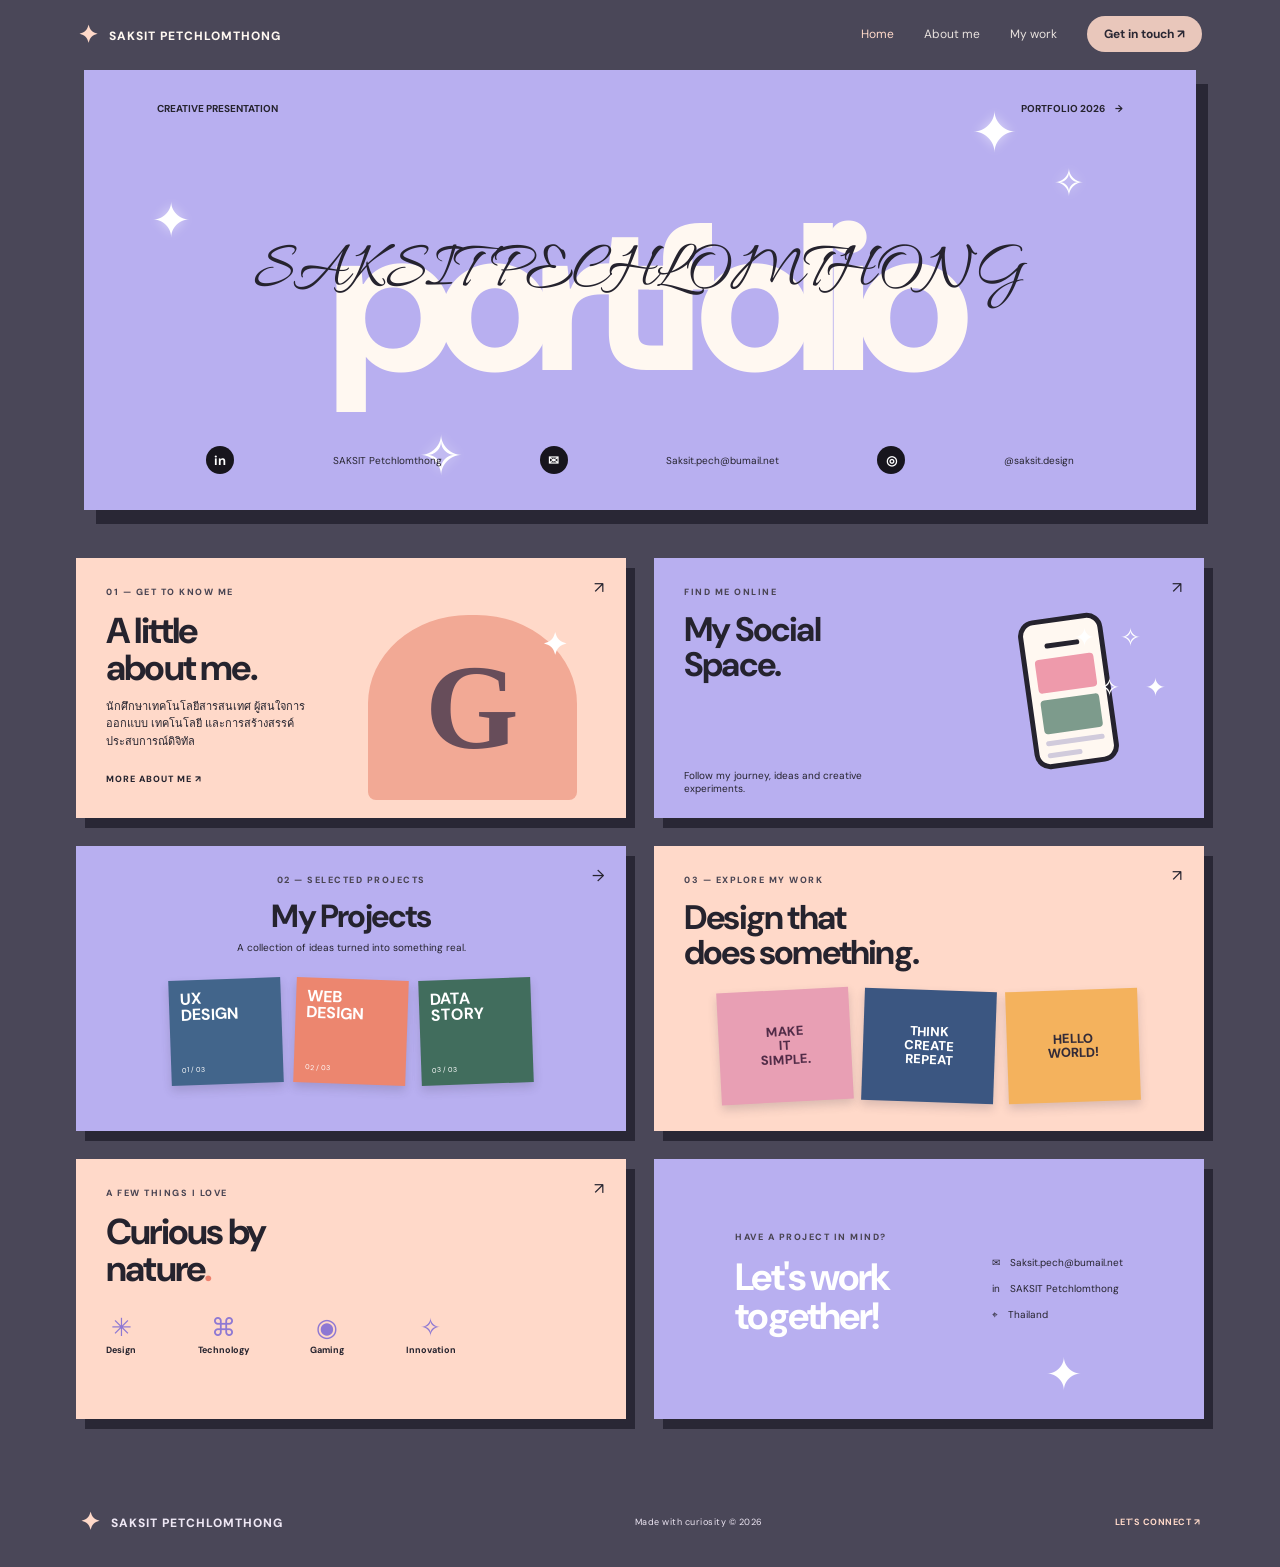
<file: index.html>
<!DOCTYPE html>
<html lang="th">
<head>
  <meta charset="UTF-8">
  <meta name="viewport" content="width=device-width, initial-scale=1.0">
  <meta name="description" content="Gott Petchlomthong — personal portfolio">
  <title>Portfolio</title>
  <link rel="preconnect" href="https://fonts.googleapis.com">
  <link rel="preconnect" href="https://fonts.gstatic.com" crossorigin>
  <link href="https://fonts.googleapis.com/css2?family=DM+Sans:wght@400;500;600;700;800&family=Allura&display=swap" rel="stylesheet">
  <link rel="stylesheet" href="style.css">
</head>
<body>
<header class="site-header">
  <a class="brand" href="index.html"><span>✦</span> SAKSIT PETCHLOMTHONG</a>
  <button class="menu-toggle" type="button" aria-label="เปิดเมนู" aria-expanded="false">☰</button>
  <nav class="nav-links">
    <a class="active" href="index.html">Home</a>
    <a href="about.html">About me</a>
    <a href="mywork.html">My work</a>
    <a class="nav-cta" href="mailto:hello@example.com">Get in touch ↗</a>
  </nav>
</header>

<main class="page-wrap">
  <section class="cover">
    <div class="cover-top"><span>CREATIVE PRESENTATION</span><span>PORTFOLIO 2026　→</span></div>
    <span class="sparkle sparkle-a">✦</span><span class="sparkle sparkle-b">✧</span>
    <span class="sparkle sparkle-c">✦</span><span class="sparkle sparkle-d">✧</span>
    <h1>portfolio</h1>
    <div class="signature">SAKSIT PECHLOMTHONG</div>
    <div class="cover-bottom">
      <span class="social-icon">in</span><span>SAKSIT Petchlomthong</span>
      <span class="social-icon">✉</span><span>Saksit.pech@bumail.net</span>
      <span class="social-icon">◎</span><span>@saksit.design</span>
    </div>
  </section>

  <section class="home-grid">
    <a class="feature-card peach-card about-feature" href="about.html">
      <span class="arrow">↗</span><p class="eyebrow">01 — GET TO KNOW ME</p>
      <h2>A little<br>about me.</h2>
      <p class="card-description">นักศึกษาเทคโนโลยีสารสนเทศ ผู้สนใจการออกแบบ เทคโนโลยี และการสร้างสรรค์ประสบการณ์ดิจิทัล</p>
      <span class="card-link">MORE ABOUT ME ↗</span>
      <div class="abstract-person">G<span>✦</span></div>
    </a>
    <a class="feature-card lavender-card social-feature" href="about.html#connect">
      <span class="arrow">↗</span><p class="eyebrow">FIND ME ONLINE</p>
      <h2>My Social<br>Space.</h2>
      <div class="phone-mockup"><div class="phone-speaker"></div><div class="phone-block pink"></div><div class="phone-block green"></div><div class="phone-line"></div><div class="phone-line short"></div></div>
      <p class="social-caption">Follow my journey, ideas and creative experiments.</p>
      <span class="floating-stars">✦　✧<br>　✧　✦</span>
    </a>
    <a class="feature-card lavender-card projects-feature" href="mywork.html">
      <span class="arrow">→</span><p class="eyebrow">02 — SELECTED PROJECTS</p>
      <h2>My Projects</h2><p class="center-caption">A collection of ideas turned into something real.</p>
      <div class="mini-projects"><div class="mini-project blue"><b>UX<br>DESIGN</b><small>01 / 03</small></div><div class="mini-project coral"><b>WEB<br>DESIGN</b><small>02 / 03</small></div><div class="mini-project forest"><b>DATA<br>STORY</b><small>03 / 03</small></div></div>
    </a>
    <a class="feature-card peach-card second-projects" href="mywork.html">
      <span class="arrow">↗</span><p class="eyebrow">03 — EXPLORE MY WORK</p><h2>Design that<br>does something.</h2>
      <div class="poster-row"><div class="poster poster-one">MAKE<br>IT<br>SIMPLE.</div><div class="poster poster-two">THINK<br>CREATE<br>REPEAT</div><div class="poster poster-three">HELLO<br>WORLD!</div></div>
    </a>
    <a class="feature-card peach-card interests-feature" href="about.html#interests">
      <span class="arrow">↗</span><p class="eyebrow">A FEW THINGS I LOVE</p><h2>Curious by<br>nature<span class="coral-dot">.</span></h2>
      <div class="interest-icons"><span>✳<small>Design</small></span><span>⌘<small>Technology</small></span><span>◉<small>Gaming</small></span><span>✧<small>Innovation</small></span></div>
    </a>
    <a class="feature-card lavender-card together-feature" href="mailto:hello@example.com">
      <div><p class="eyebrow">HAVE A PROJECT IN MIND?</p><h2>Let's work<br>together!</h2></div>
      <div class="contact-lines"><span>✉　Saksit.pech@bumail.net</span><span>in　SAKSIT Petchlomthong</span><span>⌖　Thailand</span></div><span class="together-star">✦</span>
    </a>
  </section>
</main>
<footer><a class="brand" href="index.html"><span>✦</span> SAKSIT PETCHLOMTHONG</a><span>Made with curiosity © 2026</span><a href="mailto:hello@example.com">LET'S CONNECT ↗</a></footer>
<script src="script.js"></script>
</body>
</html>
</file>
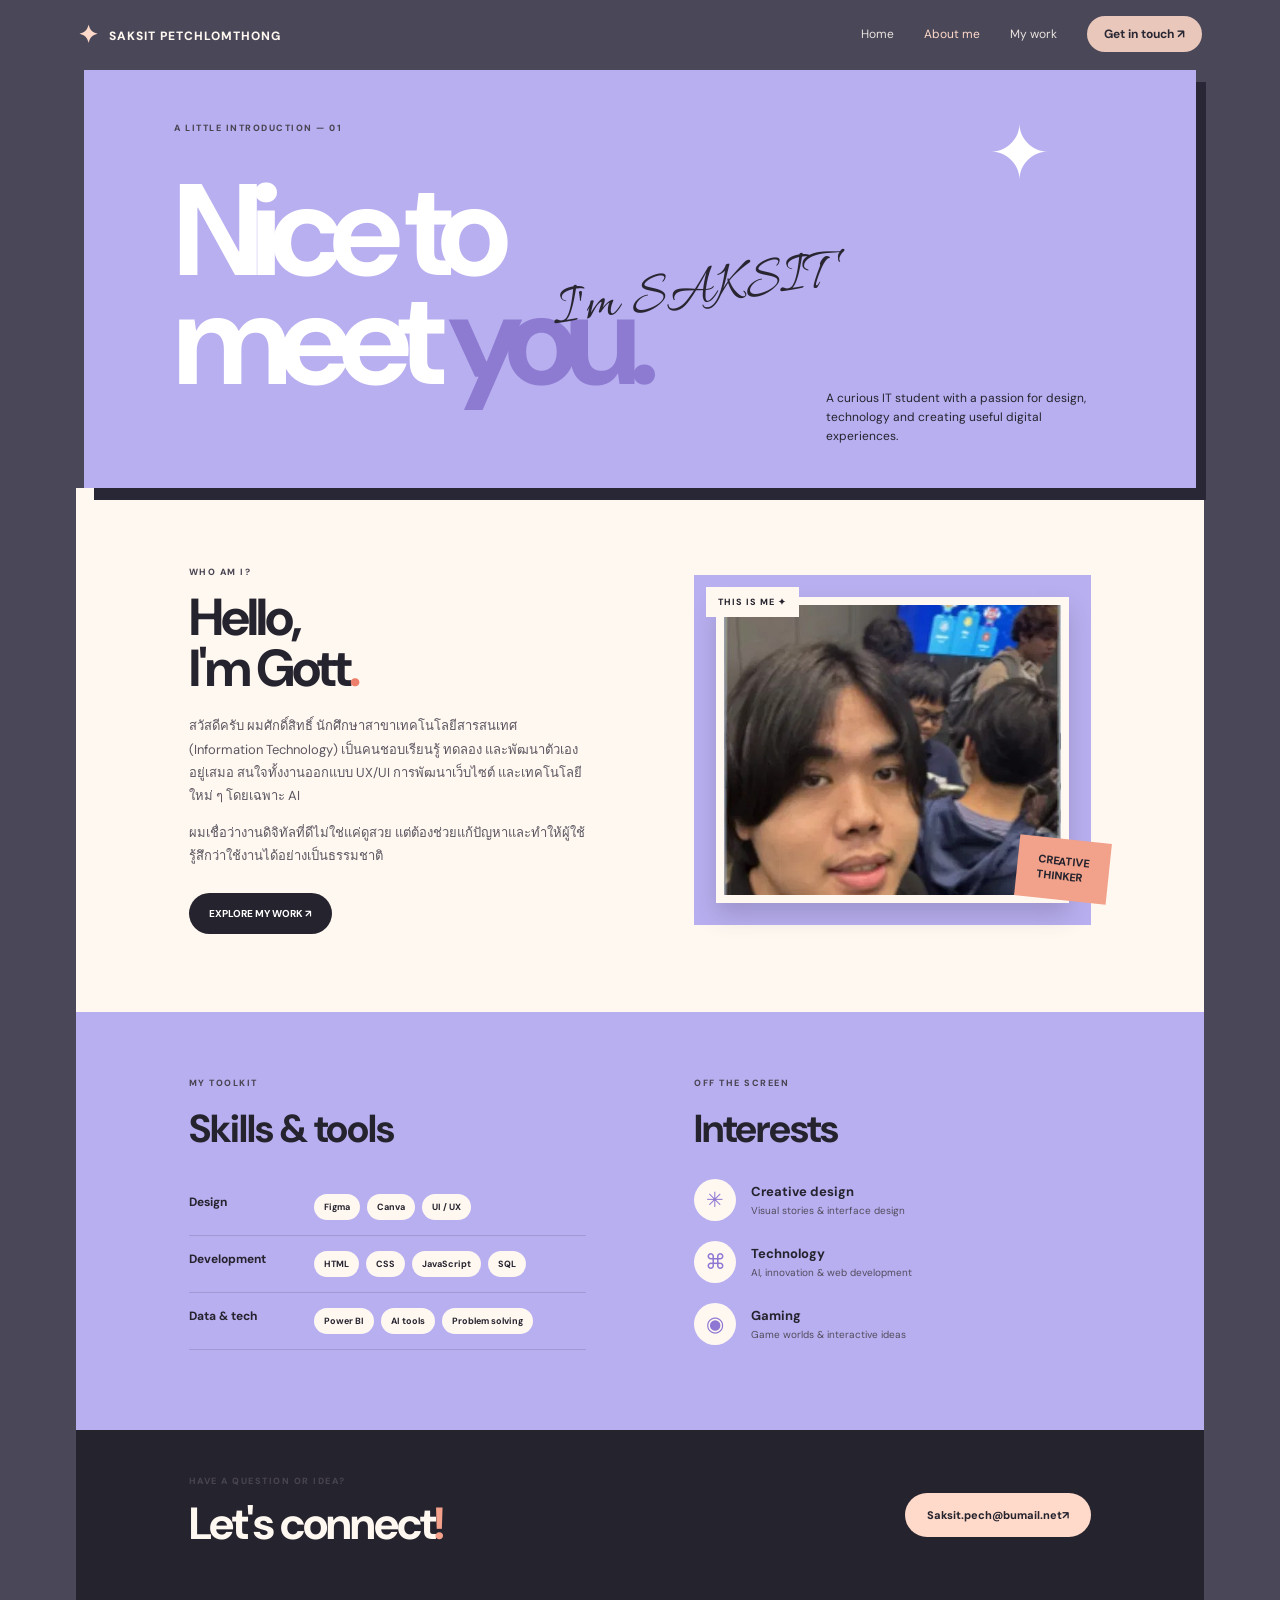
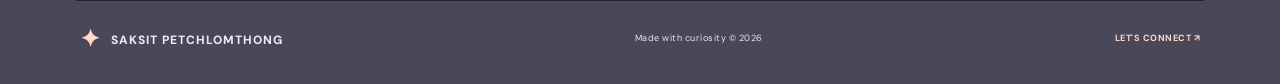
<file: about.html>
<!DOCTYPE html>
<html lang="th"><head>
<meta charset="UTF-8"><meta name="viewport" content="width=device-width, initial-scale=1.0">
<title>About me</title>
<link rel="preconnect" href="https://fonts.googleapis.com"><link rel="preconnect" href="https://fonts.gstatic.com" crossorigin>
<link href="https://fonts.googleapis.com/css2?family=DM+Sans:wght@400;500;600;700;800&family=Allura&display=swap" rel="stylesheet">
<link rel="stylesheet" href="style.css"></head>
<body>
<header class="site-header"><a class="brand" href="index.html"><span>✦</span> SAKSIT PETCHLOMTHONG</a><button class="menu-toggle" type="button" aria-label="เปิดเมนู" aria-expanded="false">☰</button><nav class="nav-links"><a href="index.html">Home</a><a class="active" href="about.html">About me</a><a href="mywork.html">My work</a><a class="nav-cta" href="mailto:hello@example.com">Get in touch ↗</a></nav></header>
<main class="page-wrap">
<section class="page-hero lavender-card">
  <p class="eyebrow">A LITTLE INTRODUCTION — 01</p><h1>Nice to<br>meet <em>you.</em></h1><div class="hero-script">I'm SAKSIT</div><span class="hero-star">✦</span>
  <p class="hero-summary">A curious IT student with a passion for design, technology and creating useful digital experiences.</p>
</section>
<section class="about-story">
  <div class="story-copy"><p class="eyebrow">WHO AM I?</p><h2>Hello,<br>I'm Gott<span>.</span></h2>
    <p>สวัสดีครับ ผมศักดิ์สิทธิ์ นักศึกษาสาขาเทคโนโลยีสารสนเทศ (Information Technology) เป็นคนชอบเรียนรู้ ทดลอง และพัฒนาตัวเองอยู่เสมอ สนใจทั้งงานออกแบบ UX/UI การพัฒนาเว็บไซต์ และเทคโนโลยีใหม่ ๆ โดยเฉพาะ AI</p>
    <p>ผมเชื่อว่างานดิจิทัลที่ดีไม่ใช่แค่ดูสวย แต่ต้องช่วยแก้ปัญหาและทำให้ผู้ใช้รู้สึกว่าใช้งานได้อย่างเป็นธรรมชาติ</p>
    <a class="dark-button" href="mywork.html">EXPLORE MY WORK ↗</a>
  </div>
  <div class="profile-photo-wrap">
    <span class="photo-label">THIS IS ME ✦</span>
    <img class="profile-photo" src="gott-profile.jpg" alt="รูปถ่ายของก๊อต">
    <span class="photo-sticker">CREATIVE<br>THINKER</span>
  </div>
</section>
<section class="about-details" id="interests">
  <div><p class="eyebrow">MY TOOLKIT</p><h2>Skills & tools</h2>
    <div class="skill-row"><b>Design</b><div><span>Figma</span><span>Canva</span><span>UI / UX</span></div></div>
    <div class="skill-row"><b>Development</b><div><span>HTML</span><span>CSS</span><span>JavaScript</span><span>SQL</span></div></div>
    <div class="skill-row"><b>Data & tech</b><div><span>Power BI</span><span>AI tools</span><span>Problem solving</span></div></div>
  </div>
  <div><p class="eyebrow">OFF THE SCREEN</p><h2>Interests</h2>
    <div class="interest-row"><i>✳</i><span><b>Creative design</b><small>Visual stories & interface design</small></span></div>
    <div class="interest-row"><i>⌘</i><span><b>Technology</b><small>AI, innovation & web development</small></span></div>
    <div class="interest-row"><i>◉</i><span><b>Gaming</b><small>Game worlds & interactive ideas</small></span></div>
  </div>
</section>
<section class="connect-band" id="connect"><div><p class="eyebrow">HAVE A QUESTION OR IDEA?</p><h2>Let's connect<span>!</span></h2></div><a href="mailto:hello@example.com">Saksit.pech@bumail.net↗</a></section>
</main>
<footer><a class="brand" href="index.html"><span>✦</span> SAKSIT PETCHLOMTHONG</a><span>Made with curiosity © 2026</span><a href="mailto:hello@example.com">LET'S CONNECT ↗</a></footer>
<script src="script.js"></script></body></html>
</file>
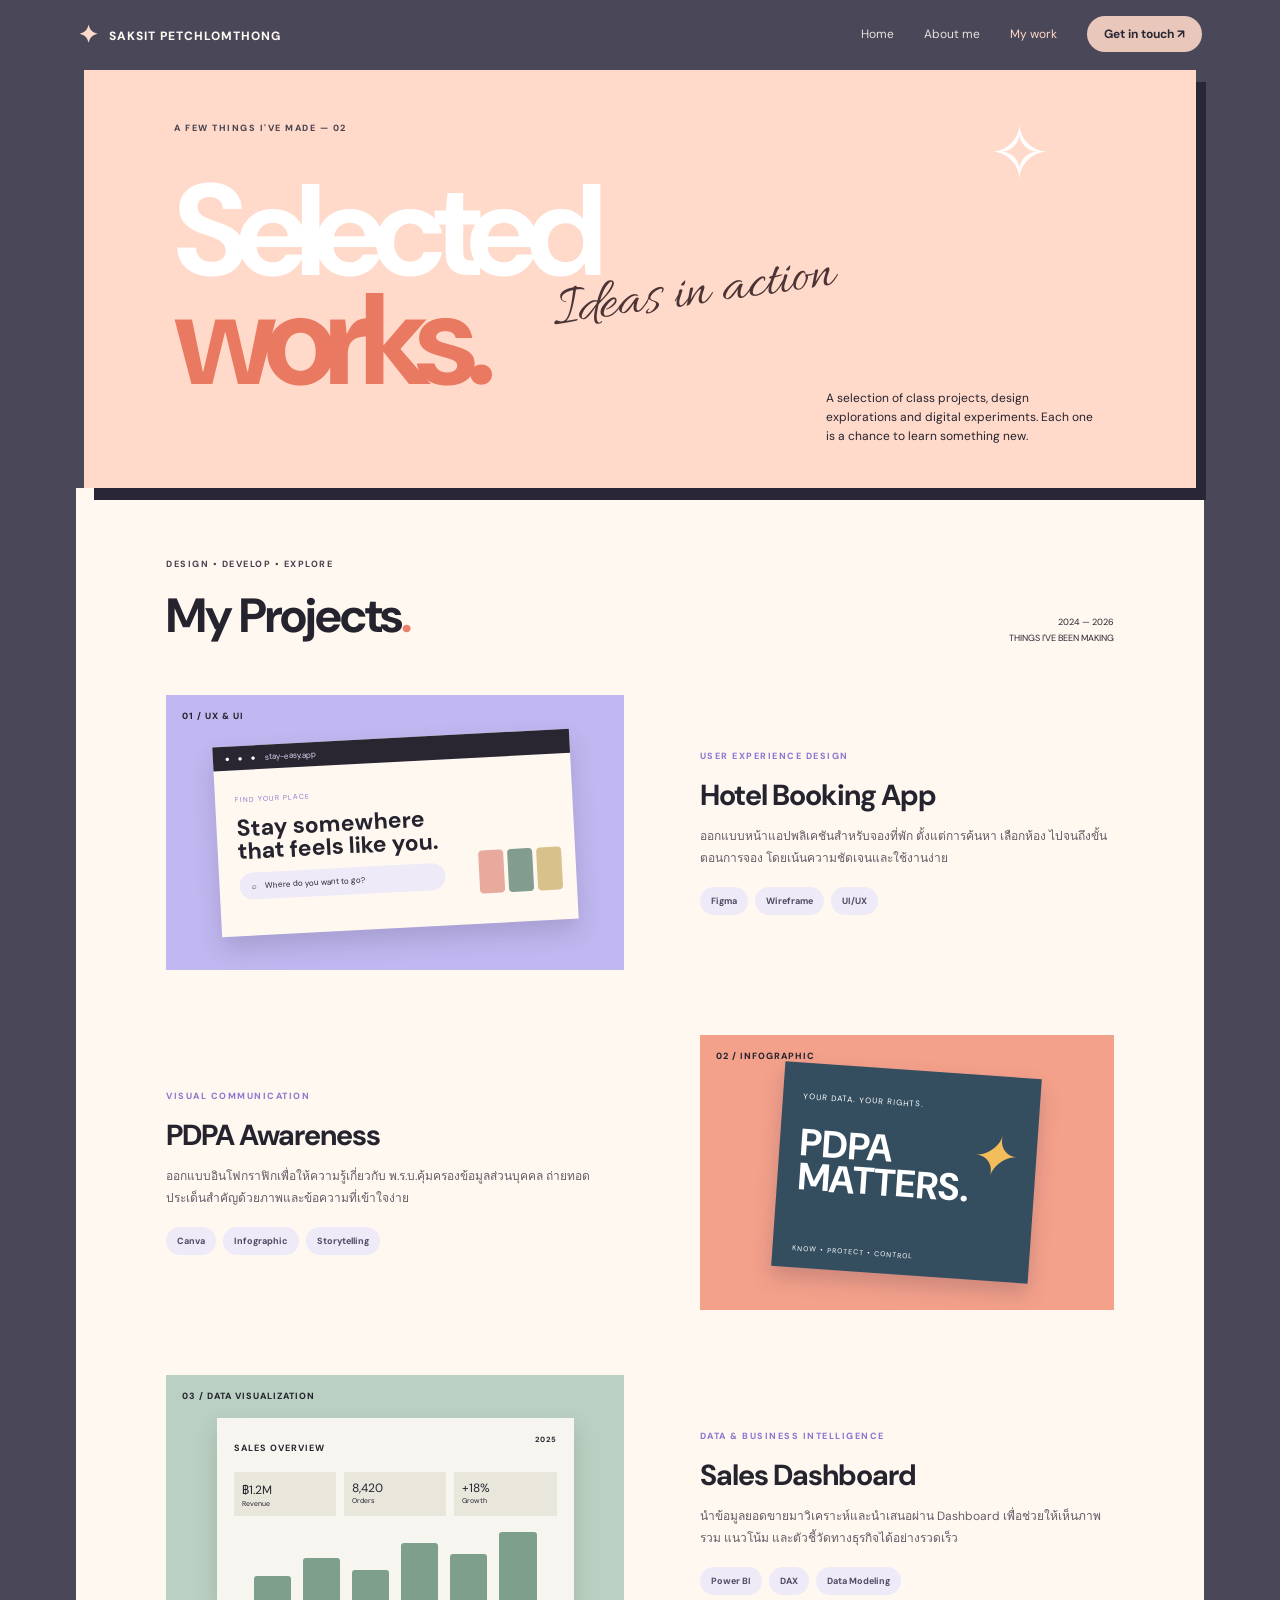
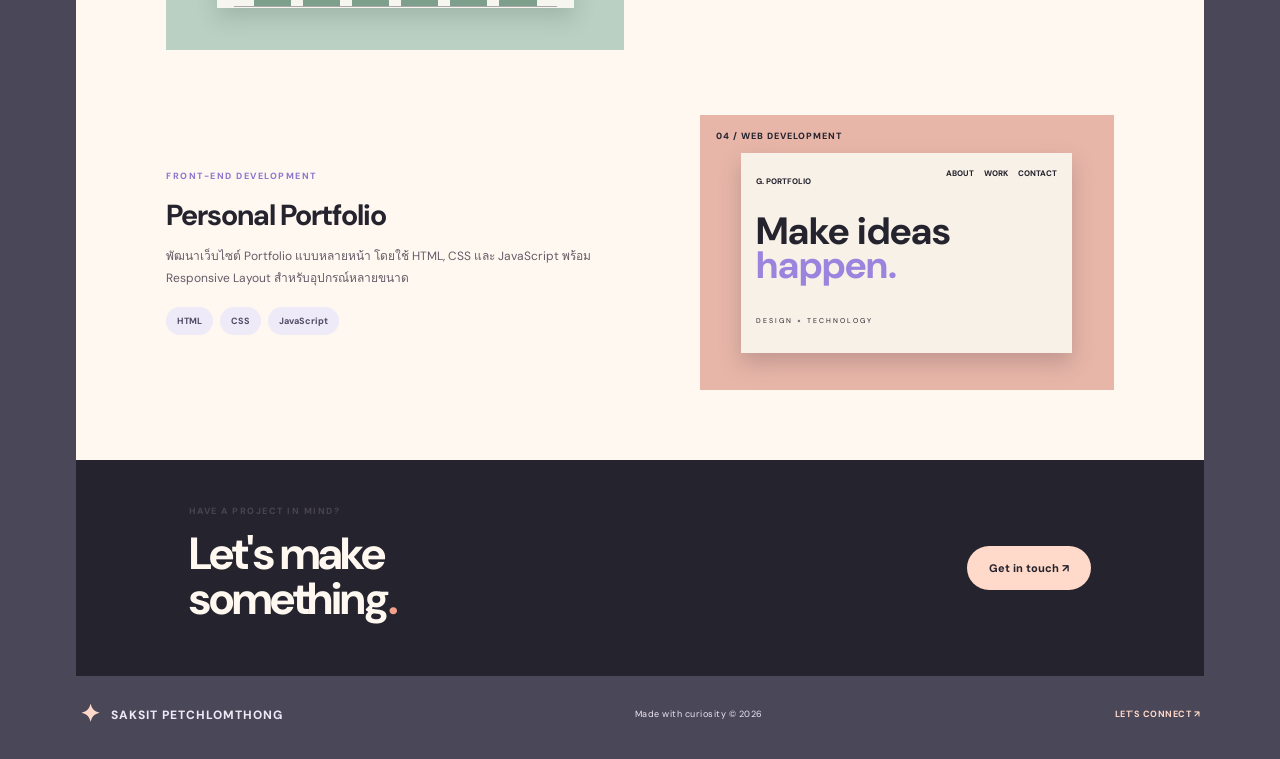
<file: mywork.html>
<!DOCTYPE html>
<html lang="th"><head><meta charset="UTF-8"><meta name="viewport" content="width=device-width, initial-scale=1.0"><title>My work</title>
<link rel="preconnect" href="https://fonts.googleapis.com"><link rel="preconnect" href="https://fonts.gstatic.com" crossorigin>
<link href="https://fonts.googleapis.com/css2?family=DM+Sans:wght@400;500;600;700;800&family=Allura&display=swap" rel="stylesheet"><link rel="stylesheet" href="style.css"></head>
<body><header class="site-header"><a class="brand" href="index.html"><span>✦</span> SAKSIT PETCHLOMTHONG</a><button class="menu-toggle" type="button" aria-label="เปิดเมนู" aria-expanded="false">☰</button><nav class="nav-links"><a href="index.html">Home</a><a href="about.html">About me</a><a class="active" href="mywork.html">My work</a><a class="nav-cta" href="mailto:hello@example.com">Get in touch ↗</a></nav></header>
<main class="page-wrap">
<section class="page-hero peach-card"><p class="eyebrow">A FEW THINGS I'VE MADE — 02</p><h1>Selected<br><em>works.</em></h1><div class="hero-script dark-script">Ideas in action</div><span class="hero-star">✧</span><p class="hero-summary">A selection of class projects, design explorations and digital experiments. Each one is a chance to learn something new.</p></section>
<section class="work-section"><div class="work-heading"><div><p class="eyebrow">DESIGN • DEVELOP • EXPLORE</p><h2>My Projects<span>.</span></h2></div><p>2024 — 2026<br>THINGS I'VE BEEN MAKING</p></div>
<article class="work-item"><div class="work-art ux-art"><span class="art-label">01 / UX & UI</span><div class="browser"><div class="browser-bar">●　●　●　 <span>stay-easy.app</span></div><div class="browser-body"><small>FIND YOUR PLACE</small><b>Stay somewhere<br>that feels like you.</b><div class="search-mock">⌕　Where do you want to go?</div><div class="mock-blocks"><i></i><i></i><i></i></div></div></div></div><div class="work-copy"><p class="eyebrow">USER EXPERIENCE DESIGN</p><h3>Hotel Booking App</h3><p>ออกแบบหน้าแอปพลิเคชันสำหรับจองที่พัก ตั้งแต่การค้นหา เลือกห้อง ไปจนถึงขั้นตอนการจอง โดยเน้นความชัดเจนและใช้งานง่าย</p><div class="tags"><span>Figma</span><span>Wireframe</span><span>UI/UX</span></div></div></article>
<article class="work-item reverse"><div class="work-art pdpa-art"><span class="art-label">02 / INFOGRAPHIC</span><div class="pdpa-poster"><small>YOUR DATA. YOUR RIGHTS.</small><b>PDPA<br>MATTERS.</b><i>✦</i><span>KNOW • PROTECT • CONTROL</span></div></div><div class="work-copy"><p class="eyebrow">VISUAL COMMUNICATION</p><h3>PDPA Awareness</h3><p>ออกแบบอินโฟกราฟิกเพื่อให้ความรู้เกี่ยวกับ พ.ร.บ.คุ้มครองข้อมูลส่วนบุคคล ถ่ายทอดประเด็นสำคัญด้วยภาพและข้อความที่เข้าใจง่าย</p><div class="tags"><span>Canva</span><span>Infographic</span><span>Storytelling</span></div></div></article>
<article class="work-item"><div class="work-art dashboard-art"><span class="art-label">03 / DATA VISUALIZATION</span><div class="dashboard"><b>SALES OVERVIEW <small>2025</small></b><div class="kpis"><i>฿1.2M<small>Revenue</small></i><i>8,420<small>Orders</small></i><i>+18%<small>Growth</small></i></div><div class="bars"><i></i><i></i><i></i><i></i><i></i><i></i></div></div></div><div class="work-copy"><p class="eyebrow">DATA & BUSINESS INTELLIGENCE</p><h3>Sales Dashboard</h3><p>นำข้อมูลยอดขายมาวิเคราะห์และนำเสนอผ่าน Dashboard เพื่อช่วยให้เห็นภาพรวม แนวโน้ม และตัวชี้วัดทางธุรกิจได้อย่างรวดเร็ว</p><div class="tags"><span>Power BI</span><span>DAX</span><span>Data Modeling</span></div></div></article>
<article class="work-item reverse"><div class="work-art web-art"><span class="art-label">04 / WEB DEVELOPMENT</span><div class="web-mock"><label>G. PORTFOLIO <span>ABOUT　 WORK　 CONTACT</span></label><b>Make ideas<br><em>happen.</em></b><small>DESIGN × TECHNOLOGY</small></div></div><div class="work-copy"><p class="eyebrow">FRONT-END DEVELOPMENT</p><h3>Personal Portfolio</h3><p>พัฒนาเว็บไซต์ Portfolio แบบหลายหน้า โดยใช้ HTML, CSS และ JavaScript พร้อม Responsive Layout สำหรับอุปกรณ์หลายขนาด</p><div class="tags"><span>HTML</span><span>CSS</span><span>JavaScript</span></div></div></article>
</section>
<section class="connect-band"><div><p class="eyebrow">HAVE A PROJECT IN MIND?</p><h2>Let's make<br>something<span>.</span></h2></div><a href="mailto:hello@example.com">Get in touch ↗</a></section>
</main><footer><a class="brand" href="index.html"><span>✦</span> SAKSIT PETCHLOMTHONG</a><span>Made with curiosity © 2026</span><a href="mailto:hello@example.com">LET'S CONNECT ↗</a></footer><script src="script.js"></script></body></html>
</file>
<file: style.css>
:root{--lav:#b8aff0;--lav2:#a99fea;--peach:#ffd9c9;--ink:#25232e;--cream:#fff8f1;--bg:#4a4758;--coral:#ed806d;--green:#486c5b}
*{box-sizing:border-box}html{scroll-behavior:smooth}body{margin:0;background:var(--bg);color:var(--ink);font-family:"DM Sans",Arial,sans-serif}a{color:inherit;text-decoration:none}.site-header{max-width:1180px;height:68px;margin:auto;padding:0 28px;display:flex;align-items:center;justify-content:space-between;color:var(--cream)}.brand{font-size:12px;font-weight:800;letter-spacing:1px}.brand span{color:var(--peach);font-size:24px;vertical-align:-3px;margin-right:6px}.nav-links{display:flex;gap:30px;align-items:center;font-size:12px}.nav-links a{opacity:.88}.nav-links a:hover,.nav-links .active{color:var(--peach);opacity:1}.nav-cta{background:var(--peach);color:var(--ink)!important;padding:10px 17px;border-radius:30px;font-weight:700}.menu-toggle{display:none;background:none;border:0;color:white;font-size:24px;cursor:pointer}.page-wrap{max-width:1180px;margin:auto;padding:0 26px}
.cover{height:440px;background:var(--lav);margin:2px 8px 48px;box-shadow:12px 14px 0 #292735;position:relative;overflow:hidden;padding:32px 6.5%;color:var(--cream)}.cover-top{display:flex;justify-content:space-between;color:var(--ink);font-size:10px;font-weight:700}.cover h1{font-size:clamp(100px,18vw,210px);line-height:.9;letter-spacing:-.095em;text-align:center;margin:88px 0 0;font-weight:800}.signature{position:absolute;top:46%;left:50%;transform:translate(-50%,-50%);font:clamp(38px,6vw,66px) "Allura",cursive;color:#25232e;white-space:nowrap}.cover-bottom{position:absolute;bottom:36px;left:11%;right:11%;display:flex;align-items:center;justify-content:space-between;gap:10px;font-size:10px;color:var(--ink)}.social-icon{width:28px;height:28px;border-radius:50%;background:#17151d;color:white;display:grid;place-items:center;font-weight:700;font-size:13px}.sparkle{position:absolute;color:white;font-size:48px;font-style:normal;text-shadow:0 0 12px #fff8}.sparkle-a{left:6%;top:27%}.sparkle-b{left:30%;bottom:4%;font-size:55px}.sparkle-c{right:16%;top:6%;font-size:56px}.sparkle-d{right:10%;top:20%;font-size:38px}
.home-grid{display:grid;grid-template-columns:1fr 1fr;gap:28px;padding-bottom:65px}.feature-card{min-height:260px;padding:28px 30px;position:relative;overflow:hidden;box-shadow:9px 10px 0 #292735;display:block;transition:transform .2s}.feature-card:hover{transform:translateY(-5px)}.peach-card{background:var(--peach)}.lavender-card{background:var(--lav)}.feature-card .arrow{position:absolute;right:22px;top:19px}.eyebrow{font-size:9px;font-weight:800;letter-spacing:1.5px;margin:0 0 14px;color:#494452}.feature-card h2{font-size:36px;line-height:1.02;letter-spacing:-1.8px;margin:15px 0 12px}.card-description{font-size:11px;line-height:1.55;max-width:235px}.card-link{font-size:9px;letter-spacing:1px;font-weight:800;display:inline-block;margin-top:12px}.abstract-person{position:absolute;right:9%;bottom:18px;width:38%;height:185px;border-radius:48% 48% 8px 8px;background:#f2a995;display:grid;place-items:center;font:900 120px Georgia;color:#674d5a}.abstract-person span{position:absolute;right:10px;top:12px;color:white;font-size:30px}.social-feature h2{font-size:34px}.phone-mockup{position:absolute;right:17%;top:58px;width:85px;height:150px;border:5px solid #25232e;border-radius:16px;background:var(--cream);padding:20px 8px;transform:rotate(-8deg)}.phone-speaker{height:5px;width:35px;border-radius:6px;background:#25232e;margin:0 auto 10px}.phone-block{height:34px;margin:7px 0;border-radius:4px}.phone-block.pink{background:#ee9aab}.phone-block.green{background:#7d9b8c}.phone-line{height:5px;background:#d1cbdc;margin:7px 0;border-radius:5px}.phone-line.short{width:60%}.social-caption{position:absolute;bottom:13px;left:30px;font-size:10px;max-width:220px}.floating-stars{position:absolute;right:7%;top:55px;color:white;font-size:25px;line-height:2}.projects-feature{text-align:center;min-height:285px}.projects-feature h2{font-size:32px;margin:8px}.center-caption{font-size:10px;margin:0}.mini-projects{display:flex;justify-content:center;gap:13px;margin:25px auto 0;max-width:400px}.mini-project{width:28%;height:105px;display:flex;flex-direction:column;justify-content:space-between;text-align:left;padding:11px;color:white;box-shadow:0 5px 10px #3d354c30;transform:rotate(-2deg)}.mini-project:nth-child(2){transform:rotate(2deg)}.mini-project b{font-size:16px;line-height:1}.mini-project small{font-size:7px}.blue{background:#42658b}.coral{background:#ec866f}.forest{background:#416d5d}.second-projects h2{font-size:34px}.poster-row{display:flex;justify-content:center;gap:12px;margin-top:20px}.poster{width:27%;height:112px;display:grid;place-content:center;text-align:center;font-size:13px;font-weight:800;line-height:1.1;box-shadow:0 5px 10px #3d354c30}.poster-one{background:#e89fb4;color:#522c48;transform:rotate(-3deg)}.poster-two{background:#3b5681;color:white;transform:rotate(2deg)}.poster-three{background:#f4b25d;color:#332b38;transform:rotate(-2deg)}.coral-dot{color:var(--coral)}.interest-icons{display:flex;justify-content:space-between;max-width:350px;margin-top:24px}.interest-icons span{font-size:25px;text-align:center;color:#8e78d3}.interest-icons small{display:block;font-size:9px;color:var(--ink);font-weight:700}.together-feature{display:flex;align-items:center;justify-content:space-around;min-height:260px}.together-feature h2{font-size:38px;color:white}.contact-lines{display:flex;flex-direction:column;gap:12px;font-size:10px}.together-star{position:absolute;right:22%;bottom:15px;color:white;font-size:45px}
footer{max-width:1180px;margin:auto;padding:22px 30px 30px;display:flex;justify-content:space-between;align-items:center;color:#eee7f4;font-size:9px;letter-spacing:.5px}footer>a:last-child{color:var(--peach);font-weight:700}
.page-hero{margin:2px 8px 0;min-height:380px;padding:52px 8%;position:relative;box-shadow:10px 12px 0 #292735;overflow:hidden}.page-hero h1{font-size:clamp(75px,12vw,130px);line-height:.84;letter-spacing:-.09em;color:white;margin:42px 0}.page-hero h1 em{font-style:normal;color:#8d7bd2}.peach-card.page-hero h1 em{color:#e97960}.hero-script{position:absolute;left:42%;top:45%;font:58px "Allura",cursive;transform:rotate(-8deg);color:#292631}.dark-script{color:#4b3435}.hero-star{position:absolute;right:13%;top:35px;font-size:75px;color:white}.hero-summary{position:absolute;right:9%;bottom:30px;max-width:270px;font-size:12px;line-height:1.6}
.about-story{background:var(--cream);padding:78px 10%;display:grid;grid-template-columns:1fr 1fr;gap:12%;align-items:center}.story-copy h2{font-size:52px;line-height:.98;letter-spacing:-3px;margin:12px 0 20px}.story-copy h2 span{color:var(--coral)}.story-copy>p:not(.eyebrow){font-size:13px;line-height:1.8;color:#5b5660}.dark-button{display:inline-block;background:var(--ink);color:white;padding:14px 20px;border-radius:25px;font-size:10px;font-weight:700;margin-top:12px}.profile-photo-wrap{height:350px;background:var(--lav);position:relative;display:flex;align-items:center;justify-content:center;padding:22px}.profile-photo{width:100%;height:100%;object-fit:cover;object-position:center 35%;border:8px solid var(--cream);box-shadow:0 12px 22px #38304435}.photo-label{position:absolute;top:12px;left:12px;z-index:2;background:var(--cream);padding:9px 12px;font-size:9px;font-weight:800;letter-spacing:1px}.photo-sticker{position:absolute;right:-18px;bottom:25px;background:#f2a18a;padding:15px 20px;font-size:11px;font-weight:800;line-height:1.4;transform:rotate(6deg)}
.about-details{background:var(--lav);padding:65px 10%;display:grid;grid-template-columns:1fr 1fr;gap:12%}.about-details h2{font-size:39px;letter-spacing:-1px;margin:10px 0 25px}.skill-row{padding:15px 0;border-bottom:1px solid #635d8540;display:grid;grid-template-columns:115px 1fr;gap:10px;font-size:12px}.skill-row>div{display:flex;gap:7px;flex-wrap:wrap}.skill-row span{background:var(--cream);padding:7px 10px;border-radius:20px;font-size:9px;font-weight:700}.interest-row{display:flex;align-items:center;gap:15px;margin:20px 0}.interest-row i{width:42px;height:42px;border-radius:50%;background:var(--cream);display:grid;place-items:center;font-size:21px;font-style:normal;color:#8e78d3}.interest-row b,.interest-row small{display:block}.interest-row b{font-size:13px}.interest-row small{font-size:10px;margin-top:4px;color:#514c5c}.connect-band{background:#25232e;color:var(--cream);padding:45px 10%;display:flex;align-items:center;justify-content:space-between}.connect-band h2{font-size:45px;line-height:1;margin:10px 0;letter-spacing:-2px}.connect-band h2 span{color:#f3a18a}.connect-band>a{background:var(--peach);color:var(--ink);padding:15px 22px;border-radius:25px;font-size:11px;font-weight:800}
.work-section{background:var(--cream);padding:70px 8%}.work-heading{display:flex;justify-content:space-between;align-items:end;margin-bottom:40px}.work-heading h2{font-size:48px;letter-spacing:-2px;margin:8px 0}.work-heading h2 span{color:var(--coral)}.work-heading>p{text-align:right;font-size:9px;line-height:1.8}.work-item{display:grid;grid-template-columns:1.05fr .95fr;gap:8%;align-items:center;margin-bottom:65px}.work-item:last-child{margin-bottom:0}.work-item.reverse .work-art{order:2}.work-item.reverse .work-copy{order:1}.work-art{height:275px;position:relative;display:grid;place-items:center;overflow:hidden}.art-label{position:absolute;left:16px;top:15px;font-size:9px;font-weight:800;letter-spacing:1px;z-index:2}.ux-art{background:#c1b8f1}.browser{width:78%;height:190px;background:var(--cream);box-shadow:0 12px 25px #37304730;transform:rotate(-3deg)}.browser-bar{height:24px;background:#292631;color:white;padding:7px 12px;font-size:8px}.browser-bar span{color:#d8d2ed}.browser-body{padding:16px 20px;position:relative}.browser-body small{font-size:7px;letter-spacing:1px;color:#8a79ce}.browser-body b{display:block;font-size:23px;line-height:1;margin:10px 0}.search-mock{background:#eeeaf8;border-radius:20px;padding:8px 12px;font-size:8px;width:65%}.mock-blocks{position:absolute;right:14px;bottom:10px;display:flex;gap:4px}.mock-blocks i{width:25px;height:43px;background:#e8aa9c;border-radius:4px}.mock-blocks i:nth-child(2){background:#829c8d}.mock-blocks i:nth-child(3){background:#d8c18b}.pdpa-art{background:#f4a18b}.pdpa-poster{background:#344e60;color:white;width:62%;height:205px;padding:20px;position:relative;box-shadow:0 10px 20px #553d4a40;transform:rotate(4deg)}.pdpa-poster small{font-size:8px;letter-spacing:1px}.pdpa-poster b{display:block;font-size:38px;line-height:.9;margin-top:22px}.pdpa-poster i{position:absolute;right:22px;top:45px;font-size:55px;color:#f4bd5c}.pdpa-poster span{position:absolute;bottom:15px;font-size:7px;letter-spacing:1px}.dashboard-art{background:#b9d0c2}.dashboard{background:#f7f5ef;width:78%;height:190px;padding:17px;box-shadow:0 10px 20px #3b4c4230}.dashboard>b{font-size:9px;letter-spacing:1px}.dashboard>b small{float:right}.kpis{display:flex;gap:8px;margin:16px 0}.kpis i{background:#e9e6dc;padding:8px;flex:1;font-size:12px;font-style:normal}.kpis i small{display:block;font-size:7px}.bars{height:75px;display:flex;align-items:end;gap:12px;padding:0 20px;border-bottom:1px solid #aaa}.bars i{display:block;flex:1;background:#7d9f8c;height:40%;border-radius:3px 3px 0 0}.bars i:nth-child(2){height:65%}.bars i:nth-child(3){height:48%}.bars i:nth-child(4){height:85%}.bars i:nth-child(5){height:70%}.bars i:nth-child(6){height:100%}.web-art{background:#e7b6a8}.web-mock{width:80%;height:200px;background:#f8f1e8;position:relative;padding:15px;box-shadow:0 10px 20px #553d4a40}.web-mock label{font-size:8px;font-weight:800}.web-mock label span{float:right}.web-mock>b{display:block;font-size:38px;line-height:.9;margin:25px 0}.web-mock em{color:#9a84dd;font-style:normal}.web-mock>small{font-size:7px;letter-spacing:2px}.work-copy .eyebrow{color:#8b78cf}.work-copy h3{font-size:29px;margin:8px 0 12px;letter-spacing:-1px}.work-copy>p:not(.eyebrow){font-size:12px;line-height:1.8;color:#625c66}.tags{display:flex;gap:7px;flex-wrap:wrap;margin-top:18px}.tags span{background:#eeeaf8;color:#514a64;padding:8px 11px;border-radius:20px;font-size:9px;font-weight:700}
@media(max-width:760px){.site-header{height:62px;padding:0 18px}.menu-toggle{display:block}.nav-links{display:none;position:absolute;top:62px;left:0;right:0;background:#383543;padding:22px;flex-direction:column;align-items:flex-start;z-index:10}.nav-links.open{display:flex}.page-wrap{padding:0 14px}.cover{height:330px;margin:2px 4px 32px;padding:24px 5%}.cover h1{font-size:clamp(72px,18vw,130px);margin-top:85px}.signature{font-size:42px;top:48%}.cover-bottom{left:5%;right:5%;bottom:18px;justify-content:center;flex-wrap:wrap;gap:8px;font-size:8px}.social-icon{width:23px;height:23px;font-size:11px}.home-grid{grid-template-columns:1fr;gap:19px;padding-bottom:40px}.feature-card{padding:24px}.feature-card h2{font-size:34px}.about-feature{min-height:270px}.abstract-person{height:175px}.social-feature{min-height:255px}.projects-feature{min-height:270px}.together-feature{display:block;min-height:230px;padding-top:42px}.contact-lines{margin-top:18px}.together-feature h2{font-size:35px}.page-hero{min-height:340px;padding:40px 7%;margin:2px 4px 0}.page-hero h1{font-size:clamp(70px,17vw,110px);margin-top:45px}.hero-script{left:35%;font-size:43px}.hero-star{font-size:55px}.hero-summary{left:8%;right:8%;bottom:18px;font-size:10px}.about-story,.about-details{grid-template-columns:1fr;padding:50px 8%;gap:35px}.story-copy h2{font-size:46px}.profile-photo-wrap{height:330px;margin-right:10px}.about-details h2{font-size:34px}.connect-band{padding:38px 8%;display:block}.connect-band h2{font-size:38px}.connect-band>a{display:inline-block;margin-top:20px}.work-section{padding:50px 7%}.work-heading h2{font-size:36px}.work-heading>p{font-size:7px}.work-item{grid-template-columns:1fr;gap:22px;margin-bottom:50px}.work-item.reverse .work-art,.work-item.reverse .work-copy{order:initial}.work-art{height:245px}.work-copy h3{font-size:26px}footer{padding:20px 18px;gap:12px;flex-wrap:wrap}footer span{order:3;width:100%}}
@media(min-width:761px) and (max-width:950px){.cover{height:390px}.cover h1{font-size:160px}.feature-card{padding:22px}.work-item{gap:4%}.work-art{height:245px}}
</file>
